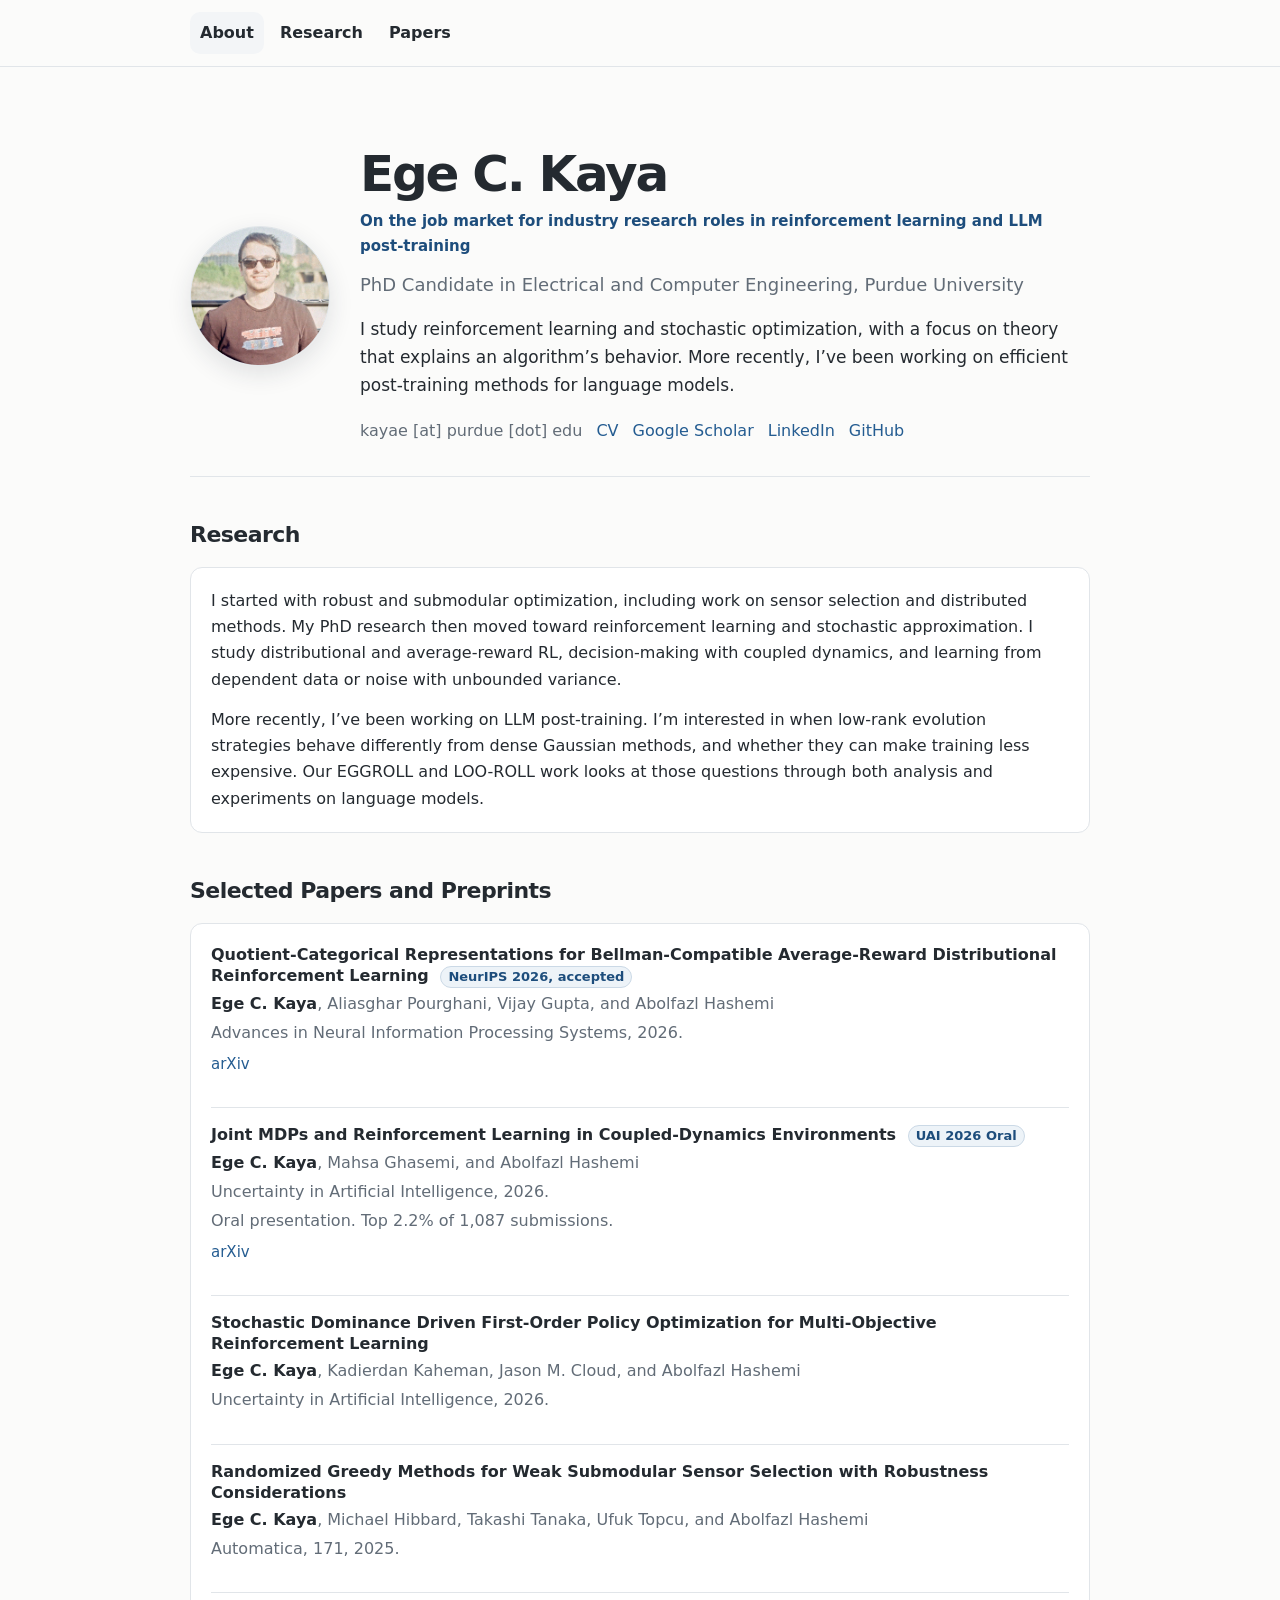
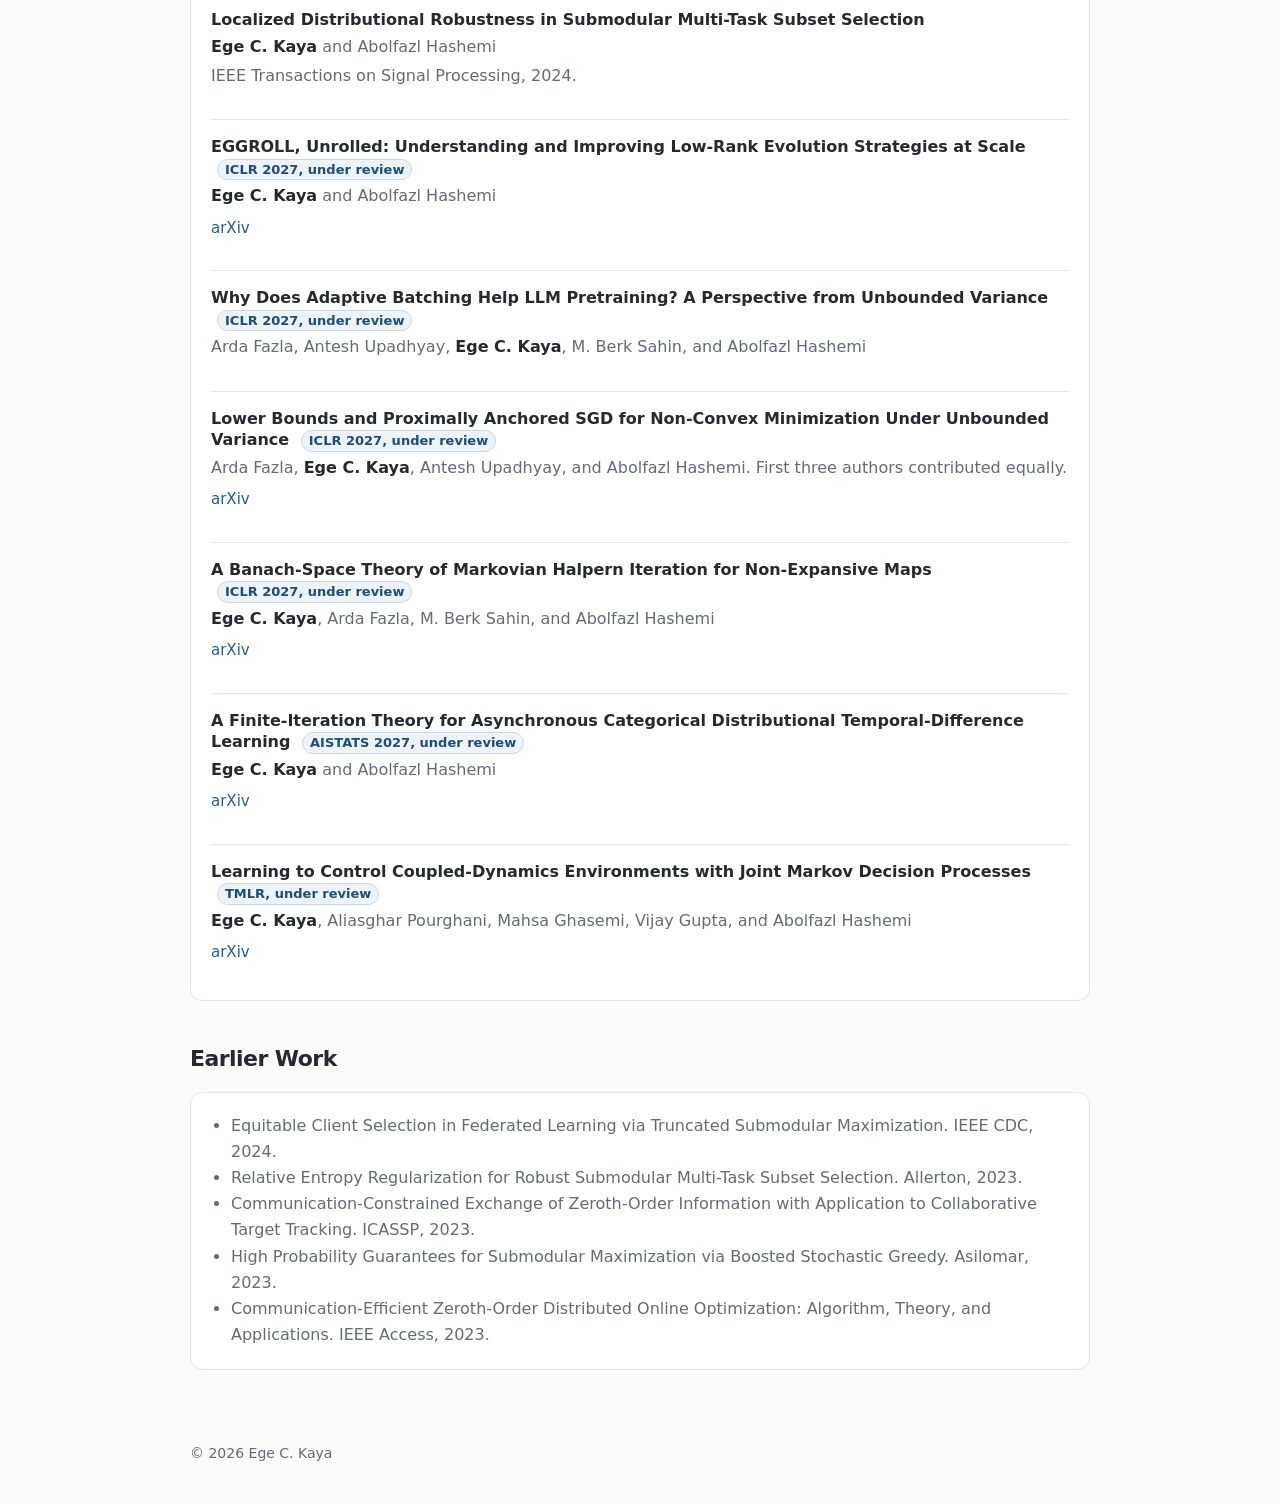
<file: index.html>
<!doctype html>
<html lang="en">
<head>
  <meta charset="utf-8" />
  <meta name="viewport" content="width=device-width, initial-scale=1" />
  <title>Ege C. Kaya</title>
  <meta name="description" content="Ege C. Kaya is a Purdue ECE PhD candidate working on reinforcement learning, stochastic optimization, and LLM post-training." />
  <link rel="stylesheet" href="assets/site.css" />
</head>
<body>
  <header>
    <nav class="nav" aria-label="Main navigation">
      <a href="#about" class="active">About</a>
      <a href="#research">Research</a>
      <a href="#papers">Papers</a>
    </nav>
  </header>

  <main>
    <section id="about" class="hero" aria-label="About Ege C. Kaya">
      <img class="portrait" src="assets/profile-photo.jpg" alt="Ege C. Kaya" />
      <div>
        <h1>Ege C. Kaya</h1>
        <p class="job-market">On the job market for industry research roles in reinforcement learning and LLM post-training</p>
        <p class="subtitle">PhD Candidate in Electrical and Computer Engineering, Purdue University</p>
        <p class="summary">
          I study reinforcement learning and stochastic optimization, with a focus on theory that explains an algorithm’s
          behavior. More recently, I’ve been working on efficient post-training methods for language models.
        </p>
        <div class="links">
          <span>kayae [at] purdue [dot] edu</span>
          <a href="cv.pdf" target="_blank" rel="noopener">CV</a>
          <a href="https://scholar.google.com/citations?user=eCdh0SsAAAAJ" target="_blank" rel="noopener">Google Scholar</a>
          <a href="https://www.linkedin.com/in/egecky/" target="_blank" rel="noopener">LinkedIn</a>
          <a href="https://github.com/egecky" target="_blank" rel="noopener">GitHub</a>
        </div>
      </div>
    </section>

    <section id="research">
      <h2>Research</h2>
      <div class="card">
        <p>
          I started with robust and submodular optimization, including work on sensor selection and distributed methods.
          My PhD research then moved toward reinforcement learning and stochastic approximation. I study distributional
          and average-reward RL, decision-making with coupled dynamics, and learning from dependent data or noise with
          unbounded variance.
        </p>
        <p>
          More recently, I’ve been working on LLM post-training. I’m interested in when low-rank evolution strategies
          behave differently from dense Gaussian methods, and whether they can make training less expensive. Our
          EGGROLL and LOO-ROLL work looks at those questions through both analysis and experiments on language models.
        </p>
      </div>
    </section>

    <section id="papers">
      <h2>Selected Papers and Preprints</h2>
      <div class="card">
        <ul class="papers">
          <li class="paper">
            <span class="title">Quotient-Categorical Representations for Bellman-Compatible Average-Reward Distributional Reinforcement Learning <span class="badge">NeurIPS 2026, accepted</span></span>
            <span class="authors"><strong class="author-me">Ege C. Kaya</strong>, Aliasghar Pourghani, Vijay Gupta, and Abolfazl Hashemi</span>
            <span class="venue">Advances in Neural Information Processing Systems, 2026.</span>
            <span class="paper-links"><a href="https://arxiv.org/abs/2605.11289" target="_blank" rel="noopener">arXiv</a></span>
          </li>

          <li class="paper">
            <span class="title">Joint MDPs and Reinforcement Learning in Coupled-Dynamics Environments <span class="badge">UAI 2026 Oral</span></span>
            <span class="authors"><strong class="author-me">Ege C. Kaya</strong>, Mahsa Ghasemi, and Abolfazl Hashemi</span>
            <span class="venue">Uncertainty in Artificial Intelligence, 2026.</span>
            <span class="note">Oral presentation. Top 2.2% of 1,087 submissions.</span>
            <span class="paper-links"><a href="https://arxiv.org/abs/2603.06946" target="_blank" rel="noopener">arXiv</a></span>
          </li>

          <li class="paper">
            <span class="title">Stochastic Dominance Driven First-Order Policy Optimization for Multi-Objective Reinforcement Learning</span>
            <span class="authors"><strong class="author-me">Ege C. Kaya</strong>, Kadierdan Kaheman, Jason M. Cloud, and Abolfazl Hashemi</span>
            <span class="venue">Uncertainty in Artificial Intelligence, 2026.</span>
          </li>

          <li class="paper">
            <span class="title">Randomized Greedy Methods for Weak Submodular Sensor Selection with Robustness Considerations</span>
            <span class="authors"><strong class="author-me">Ege C. Kaya</strong>, Michael Hibbard, Takashi Tanaka, Ufuk Topcu, and Abolfazl Hashemi</span>
            <span class="venue">Automatica, 171, 2025.</span>
          </li>

          <li class="paper">
            <span class="title">Localized Distributional Robustness in Submodular Multi-Task Subset Selection</span>
            <span class="authors"><strong class="author-me">Ege C. Kaya</strong> and Abolfazl Hashemi</span>
            <span class="venue">IEEE Transactions on Signal Processing, 2024.</span>
          </li>
          <li class="paper">
            <span class="title">EGGROLL, Unrolled: Understanding and Improving Low-Rank Evolution Strategies at Scale <span class="badge">ICLR 2027, under review</span></span>
            <span class="authors"><strong class="author-me">Ege C. Kaya</strong> and Abolfazl Hashemi</span>
            <span class="paper-links"><a href="https://arxiv.org/abs/2609.10980" target="_blank" rel="noopener">arXiv</a></span>
          </li>

          <li class="paper">
            <span class="title">Why Does Adaptive Batching Help LLM Pretraining? A Perspective from Unbounded Variance <span class="badge">ICLR 2027, under review</span></span>
            <span class="authors">Arda Fazla, Antesh Upadhyay, <strong class="author-me">Ege C. Kaya</strong>, M. Berk Sahin, and Abolfazl Hashemi</span>
          </li>

          <li class="paper">
            <span class="title">Lower Bounds and Proximally Anchored SGD for Non-Convex Minimization Under Unbounded Variance <span class="badge">ICLR 2027, under review</span></span>
            <span class="authors">Arda Fazla, <strong class="author-me">Ege C. Kaya</strong>, Antesh Upadhyay, and Abolfazl Hashemi. First three authors contributed equally.</span>
            <span class="paper-links"><a href="https://arxiv.org/abs/2604.16620" target="_blank" rel="noopener">arXiv</a></span>
          </li>

          <li class="paper">
            <span class="title">A Banach-Space Theory of Markovian Halpern Iteration for Non-Expansive Maps <span class="badge">ICLR 2027, under review</span></span>
            <span class="authors"><strong class="author-me">Ege C. Kaya</strong>, Arda Fazla, M. Berk Sahin, and Abolfazl Hashemi</span>
            <span class="paper-links"><a href="https://arxiv.org/abs/2608.15966" target="_blank" rel="noopener">arXiv</a></span>
          </li>

          <li class="paper">
            <span class="title">A Finite-Iteration Theory for Asynchronous Categorical Distributional Temporal-Difference Learning <span class="badge">AISTATS 2027, under review</span></span>
            <span class="authors"><strong class="author-me">Ege C. Kaya</strong> and Abolfazl Hashemi</span>
            <span class="paper-links"><a href="https://arxiv.org/abs/2605.06866" target="_blank" rel="noopener">arXiv</a></span>
          </li>

          <li class="paper">
            <span class="title">Learning to Control Coupled-Dynamics Environments with Joint Markov Decision Processes <span class="badge">TMLR, under review</span></span>
            <span class="authors"><strong class="author-me">Ege C. Kaya</strong>, Aliasghar Pourghani, Mahsa Ghasemi, Vijay Gupta, and Abolfazl Hashemi</span>
            <span class="paper-links"><a href="https://arxiv.org/abs/2608.22765" target="_blank" rel="noopener">arXiv</a></span>
          </li>
        </ul>
      </div>
    </section>

    <section id="earlier-work">
      <h2>Earlier Work</h2>
      <div class="card">
        <ul class="compact-list">
          <li>Equitable Client Selection in Federated Learning via Truncated Submodular Maximization. IEEE CDC, 2024.</li>
          <li>Relative Entropy Regularization for Robust Submodular Multi-Task Subset Selection. Allerton, 2023.</li>
          <li>Communication-Constrained Exchange of Zeroth-Order Information with Application to Collaborative Target Tracking. ICASSP, 2023.</li>
          <li>High Probability Guarantees for Submodular Maximization via Boosted Stochastic Greedy. Asilomar, 2023.</li>
          <li>Communication-Efficient Zeroth-Order Distributed Online Optimization: Algorithm, Theory, and Applications. IEEE Access, 2023.</li>
        </ul>
      </div>
    </section>

  </main>

  <footer>
    <span>&copy; <span id="year"></span> Ege C. Kaya</span>
  </footer>

  <script>
    document.getElementById("year").textContent = new Date().getFullYear();
  </script>
</body>
</html>
</file>
<file: assets/site.css>
:root {
  --bg: #fbfbfa;
  --fg: #242a30;
  --muted: #626c77;
  --soft: #f3f5f7;
  --card: #ffffff;
  --border: #e1e5e9;
  --link: #245c91;
  --link-strong: #1d4d7c;
  --accent: #edf3f8;
  --accent-border: #cbd9e6;
  --max-width: 940px;
}

* { box-sizing: border-box; }

html { scroll-behavior: smooth; }

body {
  margin: 0;
  color: var(--fg);
  background: var(--bg);
  font: 16px/1.64 system-ui, -apple-system, BlinkMacSystemFont, "Segoe UI", Roboto, "Helvetica Neue", Arial, sans-serif;
}

a {
  color: var(--link);
  text-decoration: none;
}

a:hover { text-decoration: underline; }

header {
  position: sticky;
  top: 0;
  z-index: 20;
  border-bottom: 1px solid var(--border);
  background: rgba(251, 251, 250, 0.94);
  backdrop-filter: blur(8px);
}

.nav {
  max-width: var(--max-width);
  margin: 0 auto;
  padding: 12px 20px;
  display: flex;
  align-items: center;
  gap: 6px;
}

.nav a {
  color: var(--fg);
  font-weight: 650;
  padding: 8px 10px;
  border-radius: 10px;
}

.nav a:hover,
.nav a.active {
  background: var(--soft);
  text-decoration: none;
}

main {
  max-width: var(--max-width);
  margin: 0 auto;
  padding: 40px 20px 72px;
}

.hero {
  display: grid;
  grid-template-columns: 140px 1fr;
  gap: 30px;
  align-items: center;
  padding-bottom: 32px;
  border-bottom: 1px solid var(--border);
}

.portrait {
  width: 140px;
  height: 140px;
  border-radius: 50%;
  object-fit: cover;
  border: 1px solid var(--border);
  box-shadow: 0 8px 24px rgba(31, 42, 54, 0.12);
}

h1 {
  margin: 0 0 8px;
  font-size: clamp(34px, 5vw, 50px);
  line-height: 1.08;
  letter-spacing: -0.045em;
}

h2 {
  margin: 0 0 14px;
  font-size: 22px;
  letter-spacing: -0.025em;
}

h3 {
  margin: 0 0 8px;
  font-size: 18px;
  letter-spacing: -0.015em;
}

p { margin: 0 0 14px; }

p:last-child { margin-bottom: 0; }

.subtitle {
  margin: 0 0 16px;
  color: var(--muted);
  font-size: 18px;
}

.job-market {
  display: inline-block;
  margin: 0 0 12px;
  color: var(--link-strong);
  font-size: 15px;
  font-weight: 650;
}

.summary {
  max-width: 760px;
  font-size: 17px;
}

.links {
  display: flex;
  flex-wrap: wrap;
  gap: 8px 14px;
  margin-top: 18px;
  color: var(--muted);
}

.links span { color: var(--muted); }

section { margin-top: 40px; }

.card {
  background: var(--card);
  border: 1px solid var(--border);
  border-radius: 12px;
  padding: 20px;
}

.muted {
  color: var(--muted);
}

.papers {
  list-style: none;
  padding: 0;
  margin: 0;
  display: grid;
  gap: 14px;
}

.paper {
  padding: 16px 0;
  border-top: 1px solid var(--border);
}

.paper:first-child {
  border-top: 0;
  padding-top: 0;
}

.title {
  display: block;
  color: var(--fg);
  font-weight: 720;
  line-height: 1.35;
}

.authors,
.venue,
.note {
  display: block;
  color: var(--muted);
  margin-top: 3px;
}

.author-me {
  color: var(--fg);
  font-weight: 700;
}

.badge {
  display: inline-block;
  margin-left: 6px;
  padding: 1px 7px;
  border: 1px solid var(--accent-border);
  border-radius: 999px;
  background: var(--accent);
  color: var(--link-strong);
  font-size: 13px;
  font-weight: 650;
  white-space: nowrap;
}

.paper-links {
  display: flex;
  gap: 10px;
  flex-wrap: wrap;
  margin-top: 6px;
  font-size: 15px;
}

.compact-list {
  margin: 0;
  padding-left: 20px;
  color: var(--muted);
}

footer {
  max-width: var(--max-width);
  margin: 0 auto 40px;
  padding: 0 20px;
  color: var(--muted);
  font-size: 14px;
}

@media (max-width: 760px) {
  .hero {
    grid-template-columns: 1fr;
    gap: 18px;
  }

  .portrait {
    width: 108px;
    height: 108px;
  }

}
</file>
